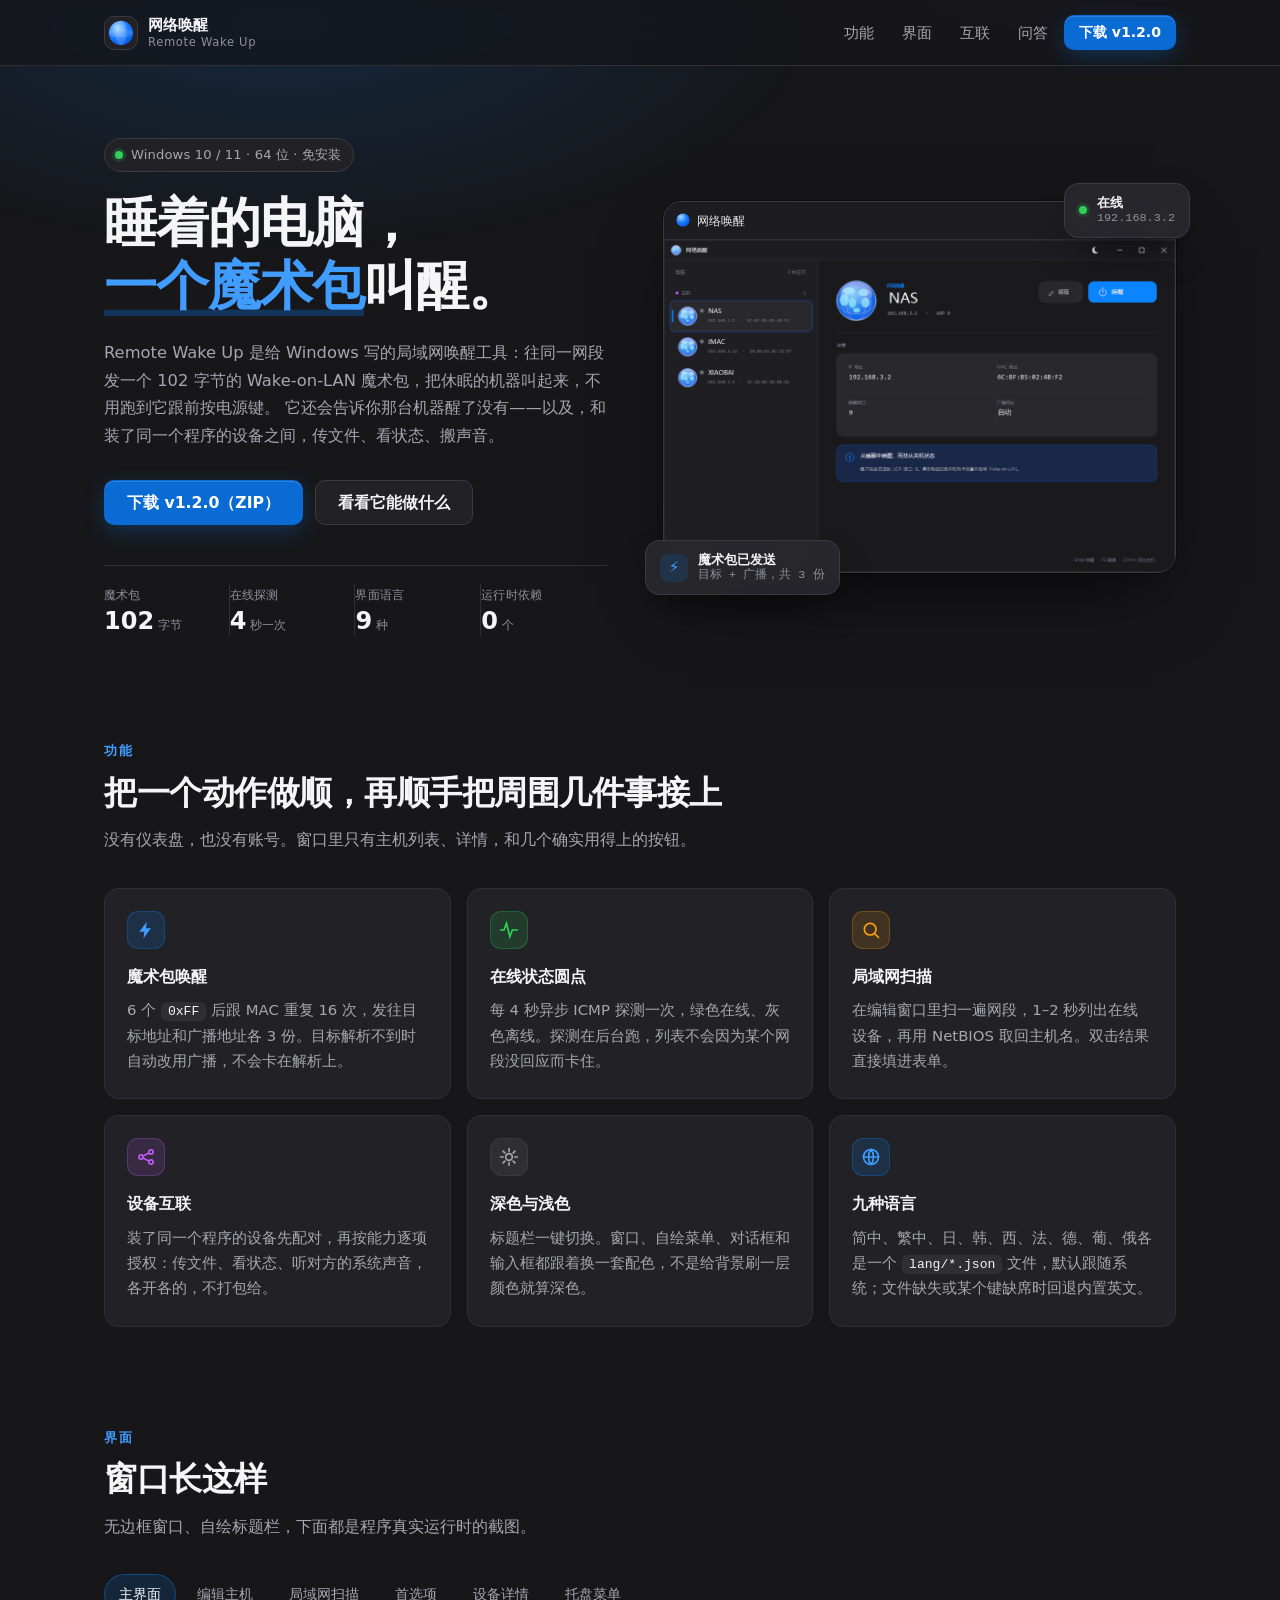
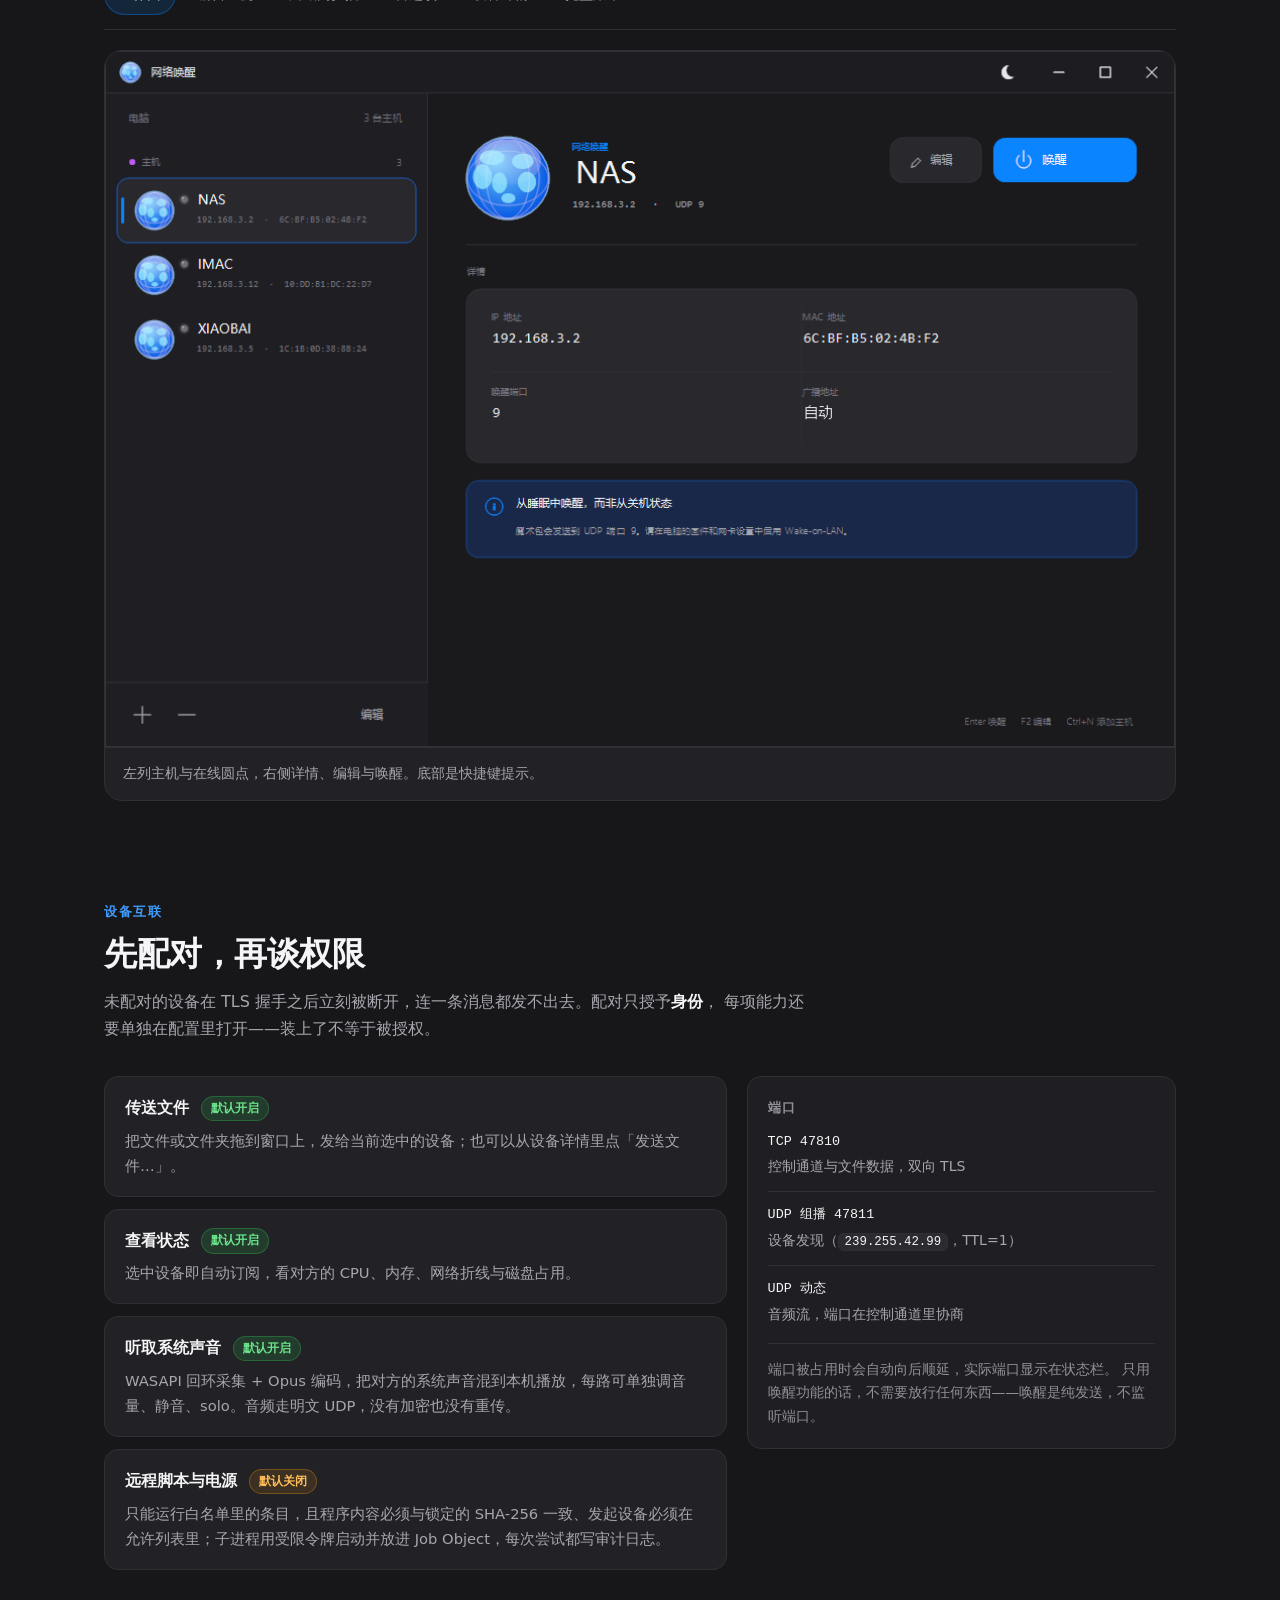
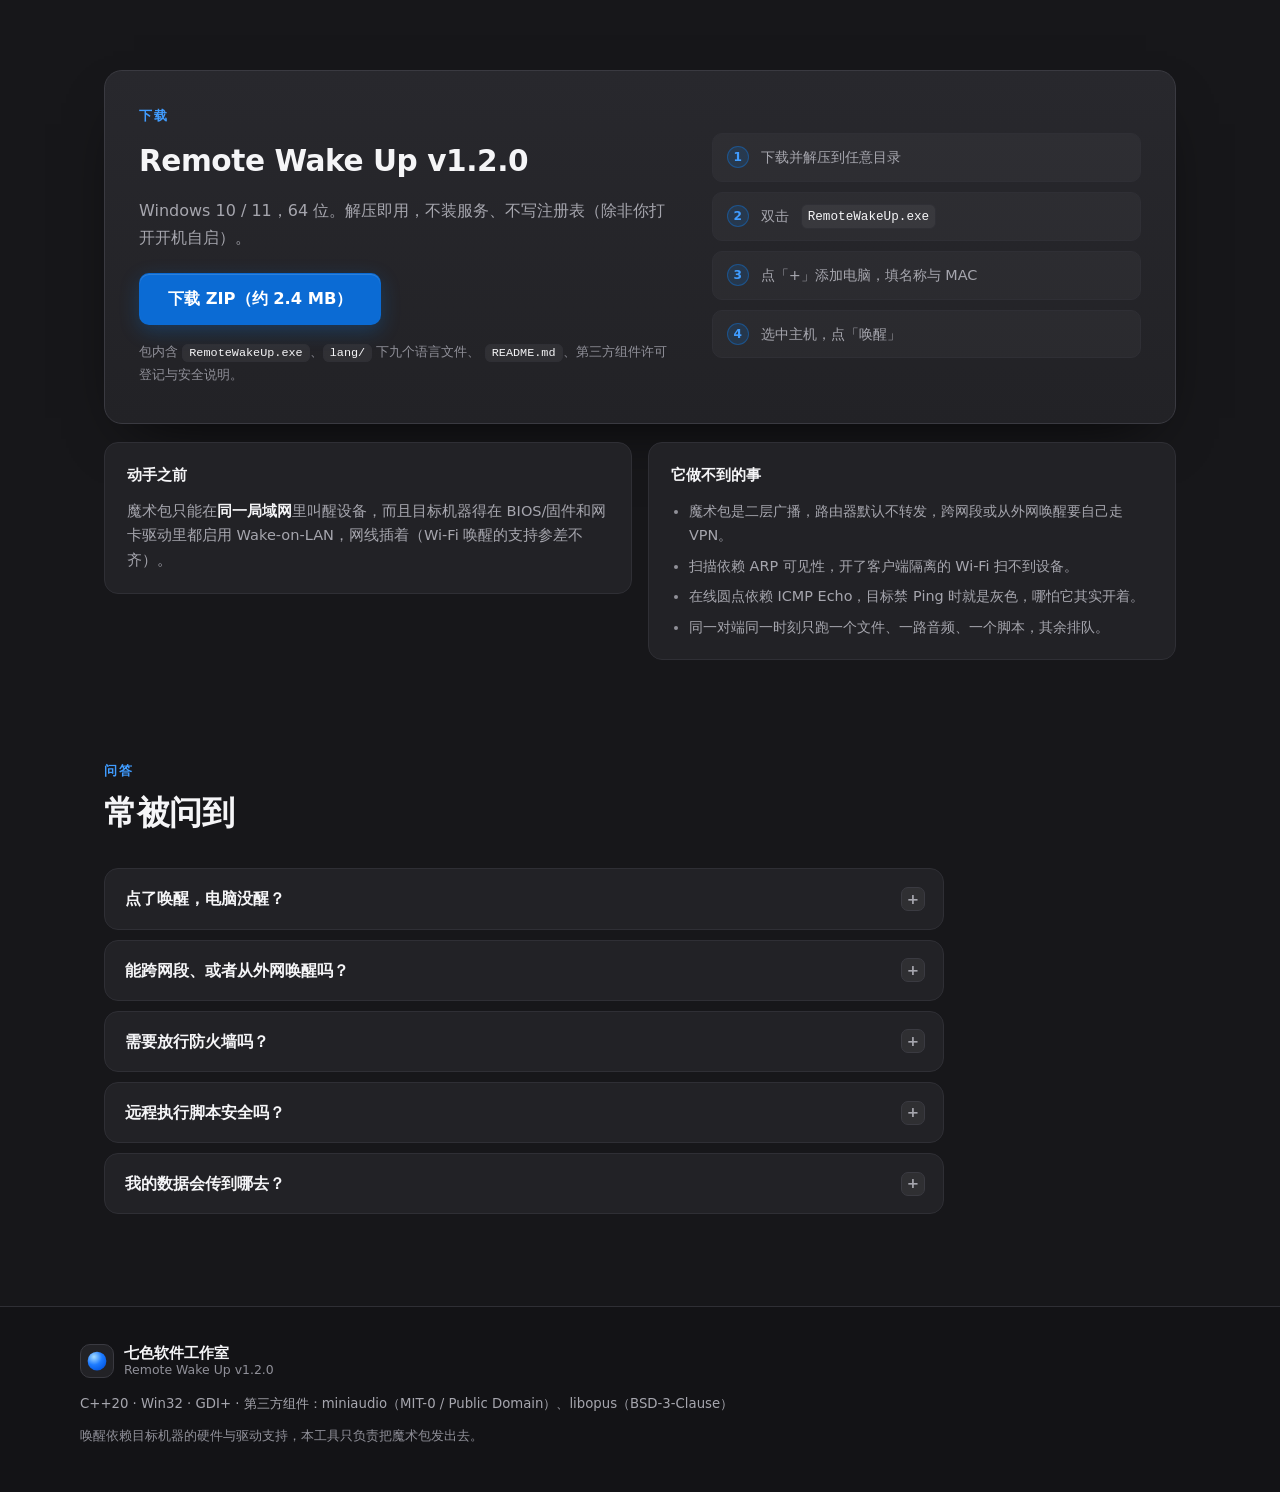
<file: index.html>
<!DOCTYPE html>
<html lang="zh-CN">
<head>
<meta charset="UTF-8">
<meta name="viewport" content="width=device-width, initial-scale=1.0">
<meta name="color-scheme" content="dark light">
<title>Remote Wake Up · 局域网唤醒工具</title>
<meta name="description" content="Remote Wake Up 是一个 Windows 局域网唤醒工具：发送 Wake-on-LAN 魔术包唤醒休眠电脑、实时显示在线状态、扫描局域网，并让装了同一程序的设备互传文件、查看状态、搬送系统声音。">
<link rel="stylesheet" href="style.css">
</head>
<body>

<a class="skip" href="#main">跳到正文</a>

<header class="topbar">
  <div class="topbar-inner">
    <a class="brand" href="#top">
      <span class="brand-mark" aria-hidden="true">
        <svg viewBox="0 0 32 32" width="26" height="26" focusable="false">
          <defs>
            <radialGradient id="sphere-brand" cx="34%" cy="28%" r="78%">
              <stop offset="0" stop-color="#A6DDFF"/>
              <stop offset="55%" stop-color="#1D7BFF"/>
              <stop offset="100%" stop-color="#0458E3"/>
            </radialGradient>
          </defs>
          <circle cx="16" cy="16" r="15" fill="url(#sphere-brand)"/>
          <ellipse cx="16" cy="16" rx="6.5" ry="15" fill="#FFFFFF" opacity="0.16"/>
          <ellipse cx="16" cy="16" rx="15" ry="5.5" fill="#FFFFFF" opacity="0.12"/>
        </svg>
      </span>
      <span class="brand-text">
        <b>网络唤醒</b>
        <small>Remote Wake Up</small>
      </span>
    </a>

    <nav class="nav" aria-label="页面导航">
      <a href="#features">功能</a>
      <a href="#ui">界面</a>
      <a href="#netlink">互联</a>
      <a href="#faq">问答</a>
      <a class="btn btn-small btn-primary" href="#download">下载 v1.2.0</a>
    </nav>
  </div>
</header>

<main id="main">

<div class="hero" id="top">
  <div class="hero-copy">
    <p class="eyebrow"><span class="dot-live" aria-hidden="true"></span>Windows 10 / 11 · 64 位 · 免安装</p>
    <h1>睡着的电脑，<br><span class="mark">一个魔术包</span>叫醒。</h1>
    <p class="lede">
      Remote Wake Up 是给 Windows 写的局域网唤醒工具：往同一网段发一个 102 字节的
      Wake-on-LAN 魔术包，把休眠的机器叫起来，不用跑到它跟前按电源键。
      它还会告诉你那台机器醒了没有——以及，和装了同一个程序的设备之间，传文件、看状态、搬声音。
    </p>
    <div class="hero-actions">
      <a class="btn btn-primary" href="downloads/RemoteWakeUp-1.2.0-win64.zip" download>下载 v1.2.0（ZIP）</a>
      <a class="btn btn-ghost" href="#features">看看它能做什么</a>
    </div>
    <dl class="facts">
      <div><dt>魔术包</dt><dd>102<small>字节</small></dd></div>
      <div><dt>在线探测</dt><dd>4<small>秒一次</small></dd></div>
      <div><dt>界面语言</dt><dd>9<small>种</small></dd></div>
      <div><dt>运行时依赖</dt><dd>0<small>个</small></dd></div>
    </dl>
  </div>

  <div class="hero-art">
    <div class="window" role="img" aria-label="Remote Wake Up 主界面：左侧是主机列表与在线状态圆点，右侧是主机详情和唤醒按钮。">
      <div class="window-bar">
        <span class="window-title">
          <svg viewBox="0 0 32 32" width="14" height="14" aria-hidden="true" focusable="false">
            <defs>
              <radialGradient id="sphere-bar" cx="34%" cy="28%" r="78%">
                <stop offset="0" stop-color="#A6DDFF"/>
                <stop offset="55%" stop-color="#1D7BFF"/>
                <stop offset="100%" stop-color="#0458E3"/>
              </radialGradient>
            </defs>
            <circle cx="16" cy="16" r="15" fill="url(#sphere-bar)"/>
          </svg>
          网络唤醒
        </span>
        <span class="window-captions" aria-hidden="true">
          <i class="cap-moon"></i><i class="cap-min"></i><i class="cap-max"></i><i class="cap-close"></i>
        </span>
      </div>
      <img src="screenshots/main.png" width="1060" height="690" alt="">
    </div>

    <div class="float-card float-online" aria-hidden="true">
      <span class="dot-live"></span>
      <span><b>在线</b><small>192.168.3.2</small></span>
    </div>
    <div class="float-card float-packet" aria-hidden="true">
      <span class="bolt">⚡</span>
      <span><b>魔术包已发送</b><small>目标 + 广播，共 3 份</small></span>
    </div>
  </div>
</div>

<section class="section" id="features">
  <div class="section-head">
    <p class="kicker">功能</p>
    <h2>把一个动作做顺，再顺手把周围几件事接上</h2>
    <p class="section-sub">没有仪表盘，也没有账号。窗口里只有主机列表、详情，和几个确实用得上的按钮。</p>
  </div>

  <div class="grid-cards">
    <article class="card">
      <span class="icon" aria-hidden="true">
        <svg viewBox="0 0 24 24" width="20" height="20"><path d="M13 2 4 14h6l-1 8 9-12h-6l1-8Z" fill="currentColor"/></svg>
      </span>
      <h3>魔术包唤醒</h3>
      <p>6 个 <code>0xFF</code> 后跟 MAC 重复 16 次，发往目标地址和广播地址各 3 份。目标解析不到时自动改用广播，不会卡在解析上。</p>
    </article>

    <article class="card">
      <span class="icon icon-green" aria-hidden="true">
        <svg viewBox="0 0 24 24" width="20" height="20" fill="none" stroke="currentColor" stroke-width="2" stroke-linecap="round"><path d="M2 12h4l3-8 4 16 3-8h6"/></svg>
      </span>
      <h3>在线状态圆点</h3>
      <p>每 4 秒异步 ICMP 探测一次，绿色在线、灰色离线。探测在后台跑，列表不会因为某个网段没回应而卡住。</p>
    </article>

    <article class="card">
      <span class="icon icon-orange" aria-hidden="true">
        <svg viewBox="0 0 24 24" width="20" height="20" fill="none" stroke="currentColor" stroke-width="2" stroke-linecap="round"><circle cx="11" cy="11" r="7"/><path d="m16.5 16.5 4.5 4.5"/></svg>
      </span>
      <h3>局域网扫描</h3>
      <p>在编辑窗口里扫一遍网段，1–2 秒列出在线设备，再用 NetBIOS 取回主机名。双击结果直接填进表单。</p>
    </article>

    <article class="card">
      <span class="icon icon-purple" aria-hidden="true">
        <svg viewBox="0 0 24 24" width="20" height="20" fill="none" stroke="currentColor" stroke-width="2" stroke-linecap="round"><circle cx="6" cy="12" r="2.5"/><circle cx="18" cy="6" r="2.5"/><circle cx="18" cy="18" r="2.5"/><path d="m8.4 10.9 7.2-3.8M8.4 13.1l7.2 3.8"/></svg>
      </span>
      <h3>设备互联</h3>
      <p>装了同一个程序的设备先配对，再按能力逐项授权：传文件、看状态、听对方的系统声音，各开各的，不打包给。</p>
    </article>

    <article class="card">
      <span class="icon icon-grey" aria-hidden="true">
        <svg viewBox="0 0 24 24" width="20" height="20" fill="none" stroke="currentColor" stroke-width="2" stroke-linecap="round"><circle cx="12" cy="12" r="4"/><path d="M12 2v3M12 19v3M2 12h3M19 12h3M4.9 4.9l2.1 2.1M17 17l2.1 2.1M19.1 4.9 17 7M7 17l-2.1 2.1"/></svg>
      </span>
      <h3>深色与浅色</h3>
      <p>标题栏一键切换。窗口、自绘菜单、对话框和输入框都跟着换一套配色，不是给背景刷一层颜色就算深色。</p>
    </article>

    <article class="card">
      <span class="icon icon-blue" aria-hidden="true">
        <svg viewBox="0 0 24 24" width="20" height="20" fill="none" stroke="currentColor" stroke-width="2" stroke-linecap="round"><circle cx="12" cy="12" r="9"/><path d="M3 12h18M12 3c4 4.5 4 13.5 0 18M12 3c-4 4.5-4 13.5 0 18"/></svg>
      </span>
      <h3>九种语言</h3>
      <p>简中、繁中、日、韩、西、法、德、葡、俄各是一个 <code>lang/*.json</code> 文件，默认跟随系统；文件缺失或某个键缺席时回退内置英文。</p>
    </article>
  </div>
</section>

<section class="section" id="ui">
  <div class="section-head">
    <p class="kicker">界面</p>
    <h2>窗口长这样</h2>
    <p class="section-sub">无边框窗口、自绘标题栏，下面都是程序真实运行时的截图。</p>
  </div>

  <input class="tab-radio" type="radio" name="shots" id="shot-main" checked>
  <input class="tab-radio" type="radio" name="shots" id="shot-editor">
  <input class="tab-radio" type="radio" name="shots" id="shot-scan">
  <input class="tab-radio" type="radio" name="shots" id="shot-prefs">
  <input class="tab-radio" type="radio" name="shots" id="shot-netlink">
  <input class="tab-radio" type="radio" name="shots" id="shot-tray">

  <div class="tabs">
    <label class="tab" for="shot-main">主界面</label>
    <label class="tab" for="shot-editor">编辑主机</label>
    <label class="tab" for="shot-scan">局域网扫描</label>
    <label class="tab" for="shot-prefs">首选项</label>
    <label class="tab" for="shot-netlink">设备详情</label>
    <label class="tab" for="shot-tray">托盘菜单</label>
  </div>

  <div class="shots">
    <figure class="shot shot-main">
      <img src="screenshots/main.png" width="1060" height="690" alt="主界面：左侧是主机列表，主机名前有绿色或灰色的在线圆点；右侧是选中主机的详情和蓝色唤醒按钮。">
      <figcaption>左列主机与在线圆点，右侧详情、编辑与唤醒。底部是快捷键提示。</figcaption>
    </figure>

    <figure class="shot shot-editor">
      <img src="screenshots/editor-details.png" width="790" height="680" loading="lazy" alt="编辑主机窗口：名称、MAC 地址、标签、IP 或域名、WOL 端口、广播地址等字段。">
      <figcaption>名称、MAC、标签、IP、WOL 端口、广播地址；广播地址留空时用全局默认。</figcaption>
    </figure>

    <figure class="shot shot-scan">
      <img src="screenshots/editor-network.png" width="790" height="680" loading="lazy" alt="局域网扫描标签页：列出扫描到的设备地址、MAC 与主机名，双击可回填。">
      <figcaption>扫描不发送魔术包，只触发 ARP 解析，不会把谁的电脑弄醒。</figcaption>
    </figure>

    <figure class="shot shot-prefs">
      <img src="screenshots/preferences.png" width="660" height="600" loading="lazy" alt="首选项窗口：默认 WOL 端口、广播地址、界面语言、关闭到通知区域、随 Windows 启动等设置。">
      <figcaption>默认端口与广播地址、界面语言、关闭到通知区域、开机自启。</figcaption>
    </figure>

    <figure class="shot shot-netlink">
      <img src="screenshots/netlink-device.png" width="1060" height="844" loading="lazy" alt="设备详情：可授予的能力标签（文件、状态、音频、脚本）、身份指纹、移除与电源按钮、远程脚本输出，以及 CPU、内存、网络状态卡片。">
      <figcaption>设备详情：能力标签、证书指纹、远程脚本输出，以及订阅来的状态曲线。</figcaption>
    </figure>

    <figure class="shot shot-tray">
      <img src="screenshots/tray-menu.png" width="240" height="339" loading="lazy" alt="托盘右键菜单：列出各主机可直接唤醒，以及打开首选项、远程执行白名单和退出。">
      <figcaption>托盘右键可以直接唤醒指定主机，不必先开窗口。</figcaption>
    </figure>
  </div>
</section>

<section class="section" id="netlink">
  <div class="section-head">
    <p class="kicker">设备互联</p>
    <h2>先配对，再谈权限</h2>
    <p class="section-sub">
      未配对的设备在 TLS 握手之后立刻被断开，连一条消息都发不出去。配对只授予<strong>身份</strong>，
      每项能力还要单独在配置里打开——装上了不等于被授权。
    </p>
  </div>

  <div class="netlink-grid">
    <ul class="caps">
      <li>
        <div class="cap-head"><h3>传送文件</h3><span class="tag tag-on">默认开启</span></div>
        <p>把文件或文件夹拖到窗口上，发给当前选中的设备；也可以从设备详情里点「发送文件…」。</p>
      </li>
      <li>
        <div class="cap-head"><h3>查看状态</h3><span class="tag tag-on">默认开启</span></div>
        <p>选中设备即自动订阅，看对方的 CPU、内存、网络折线与磁盘占用。</p>
      </li>
      <li>
        <div class="cap-head"><h3>听取系统声音</h3><span class="tag tag-on">默认开启</span></div>
        <p>WASAPI 回环采集 + Opus 编码，把对方的系统声音混到本机播放，每路可单独调音量、静音、solo。音频走明文 UDP，没有加密也没有重传。</p>
      </li>
      <li>
        <div class="cap-head"><h3>远程脚本与电源</h3><span class="tag tag-off">默认关闭</span></div>
        <p>只能运行白名单里的条目，且程序内容必须与锁定的 SHA-256 一致、发起设备必须在允许列表里；子进程用受限令牌启动并放进 Job Object，每次尝试都写审计日志。</p>
      </li>
    </ul>

    <aside class="netlink-side">
      <h3 class="side-title">端口</h3>
      <dl class="ports">
        <div><dt>TCP 47810</dt><dd>控制通道与文件数据，双向 TLS</dd></div>
        <div><dt>UDP 组播 47811</dt><dd>设备发现（<code>239.255.42.99</code>，TTL=1）</dd></div>
        <div><dt>UDP 动态</dt><dd>音频流，端口在控制通道里协商</dd></div>
      </dl>
      <p class="side-note">
        端口被占用时会自动向后顺延，实际端口显示在状态栏。
        只用唤醒功能的话，不需要放行任何东西——唤醒是纯发送，不监听端口。
      </p>
    </aside>
  </div>
</section>

<section class="section" id="download">
  <div class="download">
    <div class="download-copy">
      <p class="kicker">下载</p>
      <h2>Remote Wake Up v1.2.0</h2>
      <p class="section-sub">
        Windows 10 / 11，64 位。解压即用，不装服务、不写注册表（除非你打开开机自启）。
      </p>
      <a class="btn btn-primary btn-large" href="downloads/RemoteWakeUp-1.2.0-win64.zip" download>
        下载 ZIP（约 2.4 MB）
      </a>
      <p class="fineprint">
        包内含 <code>RemoteWakeUp.exe</code>、<code>lang/</code> 下九个语言文件、
        <code>README.md</code>、第三方组件许可登记与安全说明。
      </p>
    </div>

    <ol class="steps">
      <li><span>1</span>下载并解压到任意目录</li>
      <li><span>2</span>双击 <code>RemoteWakeUp.exe</code></li>
      <li><span>3</span>点「+」添加电脑，填名称与 MAC</li>
      <li><span>4</span>选中主机，点「唤醒」</li>
    </ol>
  </div>

  <div class="notes">
    <div class="note">
      <h3>动手之前</h3>
      <p>
        魔术包只能在<strong>同一局域网</strong>里叫醒设备，而且目标机器得在 BIOS/固件和网卡驱动里都启用
        Wake-on-LAN，网线插着（Wi-Fi 唤醒的支持参差不齐）。
      </p>
    </div>
    <div class="note">
      <h3>它做不到的事</h3>
      <ul class="limits">
        <li>魔术包是二层广播，路由器默认不转发，跨网段或从外网唤醒要自己走 VPN。</li>
        <li>扫描依赖 ARP 可见性，开了客户端隔离的 Wi-Fi 扫不到设备。</li>
        <li>在线圆点依赖 ICMP Echo，目标禁 Ping 时就是灰色，哪怕它其实开着。</li>
        <li>同一对端同一时刻只跑一个文件、一路音频、一个脚本，其余排队。</li>
      </ul>
    </div>
  </div>
</section>

<section class="section" id="faq">
  <div class="section-head">
    <p class="kicker">问答</p>
    <h2>常被问到</h2>
  </div>

  <div class="faq">
    <details>
      <summary>点了唤醒，电脑没醒？</summary>
      <p>
        按顺序查三件事：网卡驱动的「允许此设备唤醒计算机」有没有勾上；BIOS/UEFI 里 Wake-on-LAN 有没有开；
        网线是不是接着。如果目标那一栏填的是域名，解析失败时程序会自动改用广播，这时两台机器必须在同一网段。
      </p>
    </details>
    <details>
      <summary>能跨网段、或者从外网唤醒吗？</summary>
      <p>
        魔术包是二层广播，路由器默认不转发。跨网段需要路由器支持定向广播，或者先 VPN 回同一个局域网。
        程序本身不做内网穿透，也没有云端中转。
      </p>
    </details>
    <details>
      <summary>需要放行防火墙吗？</summary>
      <p>
        只用唤醒功能不需要——唤醒是纯发送，不监听端口。设备互联会监听 TCP 47810 与组播 UDP 47811；
        音频流用协商出来的动态 UDP 端口。
      </p>
    </details>
    <details>
      <summary>远程执行脚本安全吗？</summary>
      <p>
        默认关闭，而且有三道门：条目必须在白名单里、程序内容必须与锁定的 SHA-256 一致、发起方设备必须在允许列表里。
        子进程用受限令牌启动并放进 Job Object，超时或退出时整棵树结束。每次尝试（包括被拒绝的）都写进
        <code>netlink-audit.jsonl</code>。
      </p>
    </details>
    <details>
      <summary>我的数据会传到哪去？</summary>
      <p>
        不会传到任何地方。程序没有云端服务，能通信的只有你自己配对过的设备，走的是双向 TLS。
        主机列表和设置都在本地一个 JSON 文件里：<code>%APPDATA%\RemoteWakeUp\config.json</code>，
        用临时文件加原子替换写入，文件损坏时会备份成 <code>.broken-&lt;tick&gt;</code> 再用默认设置继续启动。
      </p>
    </details>
  </div>
</section>

</main>

<footer class="footer">
  <div class="footer-inner">
    <div class="footer-brand">
      <span class="brand-mark" aria-hidden="true">
        <svg viewBox="0 0 32 32" width="20" height="20" focusable="false">
          <defs>
            <radialGradient id="sphere-footer" cx="34%" cy="28%" r="78%">
              <stop offset="0" stop-color="#A6DDFF"/>
              <stop offset="55%" stop-color="#1D7BFF"/>
              <stop offset="100%" stop-color="#0458E3"/>
            </radialGradient>
          </defs>
          <circle cx="16" cy="16" r="15" fill="url(#sphere-footer)"/>
        </svg>
      </span>
      <span><b>七色软件工作室</b><small>Remote Wake Up v1.2.0</small></span>
    </div>
    <p class="footer-note">
      C++20 · Win32 · GDI+ · 第三方组件：miniaudio（MIT-0 / Public Domain）、libopus（BSD-3-Clause）
    </p>
    <p class="footer-note dim">
      唤醒依赖目标机器的硬件与驱动支持，本工具只负责把魔术包发出去。
    </p>
  </div>
</footer>

</body>
</html>
</file>
<file: style.css>
/* Remote Wake Up — 产品页
 *
 * 设计取向：与程序自身界面同一套语言。深色中性底（#1A1A1D 家族）、卡片分两层、蓝色强调色
 * #0A84FF 只用在主行动点，状态用绿/紫/橙三色。令牌抄自 src/ui/Theme.cpp 的 kDark 表，
 * 页面与窗口放在一起时不该是两个产品。
 *
 * 不引入任何外部字体、框架或脚本：页面要能直接双击打开，也要能在断网的机器上打开。
 */

:root {
  /* 底色与卡片：从深到浅共四层，和程序里 bg / sidebar / panel / card 的层次一致 */
  --bg: #17171A;
  --sidebar: #1F1F23;
  --panel: #222226;
  --card: #28282D;
  --card-hover: #2E2E34;
  --field: #26262B;

  /* 描边 */
  --stroke: #3A3A41;
  --stroke-soft: #2F2F35;

  /* 文字三级 */
  --text: #F5F5F7;
  --secondary: #A6A6AE;
  --tertiary: #909099;

  /* 强调与状态色 */
  --accent: #0A84FF;
  --accent-hover: #409CFF;
  --accent-pressed: #0069DC;
  --accent-soft: rgba(10, 132, 255, 0.14);
  /* 填充按钮用比 --accent 深一档的蓝：白字压在上面才够对比度（#0A84FF 上白字只有 3.6:1）。
   * 强调色本身留给描边、光晕和链接，那里不承载正文。 */
  --accent-fill: #0B6BD4;
  --accent-fill-hover: #0060CC;
  --green: #30D158;
  --orange: #FF9F0A;
  --purple: #BF5AF2;
  --red: #FF453A;

  --radius-lg: 18px;
  --radius: 14px;
  --radius-sm: 10px;

  --maxw: 1120px;

  /* 程序里的字体栈：Segoe UI 打头，CJK 依次回退 */
  --font: "Segoe UI", "Microsoft YaHei UI", "PingFang SC", "Hiragino Sans GB",
          system-ui, -apple-system, sans-serif;
  --mono: Consolas, "Cascadia Mono", "Courier New", monospace;
}

* { box-sizing: border-box; }

html {
  scroll-behavior: smooth;
  scroll-padding-top: 88px;
  background: var(--bg);
}

body {
  margin: 0;
  font-family: var(--font);
  font-size: 16px;
  color: var(--text);
  background: var(--bg);
  line-height: 1.7;
  -webkit-font-smoothing: antialiased;
  overflow-x: hidden;
}

/* 顶部一层极淡的蓝色光晕，让首屏不至于像一张纯色板 */
body::before {
  content: "";
  position: fixed;
  inset: -20vh 0 auto;
  height: 70vh;
  pointer-events: none;
  z-index: 0;
  background:
    radial-gradient(60% 55% at 22% 30%, rgba(10, 132, 255, 0.16), transparent 70%),
    radial-gradient(45% 45% at 82% 8%, rgba(191, 90, 242, 0.10), transparent 70%);
}

a { color: var(--accent-hover); text-decoration: none; }
a:hover { text-decoration: underline; }

code {
  font-family: var(--mono);
  font-size: 0.88em;
  padding: 1px 6px;
  border-radius: 6px;
  background: rgba(255, 255, 255, 0.06);
  border: 1px solid var(--stroke-soft);
  color: var(--text);
  white-space: nowrap;
}

strong { color: var(--text); font-weight: 650; }

/* 键盘用户跳过导航 */
.skip {
  position: absolute;
  left: -9999px;
  top: 0;
  z-index: 100;
  padding: 10px 16px;
  background: var(--accent-fill);
  color: #fff;
  border-radius: 0 0 var(--radius-sm) 0;
  font-weight: 600;
}

.skip:focus { left: 0; }

/* ---------- 顶栏 ---------- */

.topbar {
  position: sticky;
  top: 0;
  z-index: 20;
  background: rgba(23, 23, 26, 0.82);
  backdrop-filter: saturate(160%) blur(14px);
  border-bottom: 1px solid var(--stroke-soft);
}

.topbar-inner {
  max-width: var(--maxw);
  margin: 0 auto;
  padding: 12px 24px;
  display: flex;
  align-items: center;
  justify-content: space-between;
  gap: 20px;
}

.brand {
  display: inline-flex;
  align-items: center;
  gap: 10px;
  color: var(--text);
  text-decoration: none;
}

.brand:hover { text-decoration: none; }

.brand-mark {
  display: grid;
  place-items: center;
  width: 34px;
  height: 34px;
  border-radius: 10px;
  background: var(--panel);
  border: 1px solid var(--stroke);
}

.brand-text {
  display: flex;
  flex-direction: column;
  line-height: 1.25;
}

.brand-text b { font-size: 0.95rem; font-weight: 650; letter-spacing: 0.01em; white-space: nowrap; }
.brand-text small { font-size: 0.72rem; color: var(--tertiary); letter-spacing: 0.06em; white-space: nowrap; }

.nav {
  display: flex;
  align-items: center;
  gap: 4px;
  flex-wrap: wrap;
}

.nav > a:not(.btn) {
  padding: 8px 12px;
  border-radius: var(--radius-sm);
  color: var(--secondary);
  font-size: 0.92rem;
  font-weight: 500;
  transition: background 0.16s ease, color 0.16s ease;
}

.nav > a:not(.btn):hover {
  background: var(--panel);
  color: var(--text);
  text-decoration: none;
}

/* ---------- 按钮 ---------- */

.btn {
  display: inline-flex;
  align-items: center;
  justify-content: center;
  gap: 8px;
  padding: 11px 22px;
  border-radius: var(--radius-sm);
  font-family: inherit;
  font-size: 0.98rem;
  font-weight: 600;
  line-height: 1.35;
  text-decoration: none;
  cursor: pointer;
  border: 1px solid transparent;
  transition: background 0.16s ease, border-color 0.16s ease, transform 0.12s ease;
}

.btn:hover { text-decoration: none; }
.btn:active { transform: translateY(1px); }

.btn-primary {
  background: var(--accent-fill);
  color: #fff;
  box-shadow: 0 1px 0 rgba(255, 255, 255, 0.14) inset, 0 6px 20px rgba(10, 132, 255, 0.24);
}

.btn-primary:hover { background: var(--accent-fill-hover); }
.btn-primary:active { background: var(--accent-pressed); }

.btn-ghost {
  background: var(--panel);
  border-color: var(--stroke);
  color: var(--text);
}

.btn-ghost:hover { background: var(--card); border-color: #4A4A53; }

.btn-small { padding: 7px 14px; font-size: 0.88rem; }
.btn-large { padding: 14px 28px; font-size: 1.02rem; }

.btn:focus-visible,
.nav a:focus-visible,
summary:focus-visible,
.tab:focus-visible,
.skip:focus-visible {
  outline: 2px solid var(--accent-hover);
  outline-offset: 2px;
}

/* ---------- 首屏 ---------- */

.hero {
  position: relative;
  z-index: 1;
  max-width: var(--maxw);
  margin: 0 auto;
  padding: 72px 24px 96px;
  display: grid;
  grid-template-columns: minmax(0, 1fr) minmax(0, 1.02fr);
  gap: 56px;
  align-items: center;
}

.eyebrow {
  display: inline-flex;
  align-items: center;
  gap: 8px;
  margin: 0 0 20px;
  padding: 5px 12px 5px 10px;
  border-radius: 999px;
  background: var(--panel);
  border: 1px solid var(--stroke);
  color: var(--secondary);
  font-size: 0.82rem;
  letter-spacing: 0.01em;
}

/* 在线圆点：复用程序里那盏绿灯，带一圈扩散 */
.dot-live {
  position: relative;
  display: inline-block;
  width: 8px;
  height: 8px;
  border-radius: 50%;
  background: var(--green);
  flex: 0 0 auto;
  box-shadow: 0 0 0 3px rgba(48, 209, 88, 0.16);
}

.dot-live::after {
  content: "";
  position: absolute;
  inset: -3px;
  border-radius: 50%;
  border: 1px solid var(--green);
  opacity: 0;
  animation: pulse 2.6s ease-out infinite;
}

@keyframes pulse {
  0% { transform: scale(0.9); opacity: 0.7; }
  70%, 100% { transform: scale(2.1); opacity: 0; }
}

.hero h1 {
  margin: 0 0 22px;
  font-size: clamp(2.1rem, 4.4vw, 3.3rem);
  line-height: 1.18;
  letter-spacing: -0.02em;
  font-weight: 650;
}

.hero h1 .mark {
  color: var(--accent-hover);
  box-shadow: inset 0 -0.12em 0 rgba(10, 132, 255, 0.28);
}

.lede {
  margin: 0 0 30px;
  max-width: 34em;
  color: var(--secondary);
  font-size: 1.02rem;
}

.hero-actions {
  display: flex;
  flex-wrap: wrap;
  gap: 12px;
  margin-bottom: 40px;
}

/* 四个数字：等分、细线分隔，不用卡片，避免和截图抢注意力 */
.facts {
  display: grid;
  grid-template-columns: repeat(4, minmax(0, 1fr));
  gap: 0;
  margin: 0;
  padding: 18px 0 0;
  border-top: 1px solid var(--stroke-soft);
}

.facts > div {
  padding-right: 14px;
  border-right: 1px solid var(--stroke-soft);
}

.facts > div:last-child { border-right: 0; }

.facts dt {
  color: var(--tertiary);
  font-size: 0.78rem;
  letter-spacing: 0.02em;
}

.facts dd {
  margin: 2px 0 0;
  font-size: 1.5rem;
  font-weight: 650;
  line-height: 1.2;
  color: var(--text);
}

.facts dd small {
  margin-left: 4px;
  font-size: 0.72rem;
  font-weight: 500;
  color: var(--tertiary);
}

/* ---------- 首屏截图：做成程序的窗口 ---------- */

.hero-art {
  position: relative;
  min-width: 0;
}

.window {
  position: relative;
  border-radius: var(--radius-lg);
  background: var(--sidebar);
  border: 1px solid var(--stroke);
  box-shadow:
    0 1px 0 rgba(255, 255, 255, 0.05) inset,
    0 30px 70px -20px rgba(0, 0, 0, 0.75),
    0 0 0 1px rgba(0, 0, 0, 0.4);
  overflow: hidden;
}

.window-bar {
  display: flex;
  align-items: center;
  justify-content: space-between;
  gap: 12px;
  padding: 8px 12px;
  background: #1D1D21;
  border-bottom: 1px solid var(--stroke-soft);
}

.window-title {
  display: inline-flex;
  align-items: center;
  gap: 7px;
  font-size: 0.78rem;
  color: #E8E8EC;
}

/* 自绘标题栏上那四个按钮，用纯形状画出来，省一张图 */
.window-captions {
  display: inline-flex;
  align-items: center;
  gap: 14px;
  color: var(--secondary);
}

.window-captions i {
  display: block;
  width: 10px;
  height: 10px;
  opacity: 0.75;
}

.cap-moon {
  border-radius: 50%;
  box-shadow: inset 3px -1px 0 0 currentColor;
  background: transparent;
}

.cap-min { border-top: 1.5px solid currentColor; height: 1px !important; margin-right: 1px; }
.cap-max { border: 1.5px solid currentColor; border-radius: 2px; width: 9px !important; height: 9px !important; }
.cap-close {
  background:
    linear-gradient(to top right, transparent 44%, currentColor 44%, currentColor 56%, transparent 56%),
    linear-gradient(to top left, transparent 44%, currentColor 44%, currentColor 56%, transparent 56%);
}

.window img {
  display: block;
  width: 100%;
  height: auto;
}

/* 两张浮层小卡：说明界面上的两个细节，不是装饰性乱飘的形状 */
.float-card {
  position: absolute;
  display: flex;
  align-items: center;
  gap: 10px;
  padding: 10px 14px;
  border-radius: var(--radius);
  background: rgba(40, 40, 45, 0.94);
  border: 1px solid var(--stroke);
  box-shadow: 0 18px 40px -16px rgba(0, 0, 0, 0.85);
  backdrop-filter: blur(8px);
  font-size: 0.82rem;
  line-height: 1.35;
  animation: drift 7s ease-in-out infinite;
}

.float-card b { display: block; font-weight: 600; color: var(--text); }
.float-card small { display: block; color: var(--tertiary); font-size: 0.74rem; font-family: var(--mono); }

.float-online { top: -18px; right: -14px; }
.float-packet {
  bottom: -22px;
  left: -18px;
  animation-delay: 1.6s;
}

.bolt {
  display: grid;
  place-items: center;
  width: 28px;
  height: 28px;
  border-radius: 8px;
  background: var(--accent-soft);
  color: var(--accent-hover);
  font-size: 0.95rem;
}

@keyframes drift {
  0%, 100% { transform: translateY(0); }
  50% { transform: translateY(-7px); }
}

/* ---------- 版块通用 ---------- */

.section {
  position: relative;
  z-index: 1;
  max-width: var(--maxw);
  margin: 0 auto;
  padding: 8px 24px 92px;
}

.section-head {
  max-width: 44em;
  margin-bottom: 34px;
}

.kicker {
  margin: 0 0 10px;
  color: var(--accent-hover);
  font-size: 0.8rem;
  font-weight: 600;
  letter-spacing: 0.12em;
  text-transform: uppercase;
}

.section-head h2 {
  margin: 0 0 12px;
  font-size: clamp(1.5rem, 2.9vw, 2.05rem);
  line-height: 1.3;
  letter-spacing: -0.015em;
  font-weight: 650;
}

.section-sub {
  margin: 0;
  color: var(--secondary);
}

/* ---------- 功能卡 ---------- */

.grid-cards {
  display: grid;
  grid-template-columns: repeat(auto-fit, minmax(290px, 1fr));
  gap: 16px;
}

.card {
  padding: 22px 22px 24px;
  border-radius: var(--radius);
  background: var(--panel);
  border: 1px solid var(--stroke-soft);
  transition: border-color 0.16s ease, background 0.16s ease;
}

.card:hover {
  background: var(--card);
  border-color: var(--stroke);
}

.card h3 {
  margin: 14px 0 8px;
  font-size: 1.02rem;
  font-weight: 650;
}

.card p {
  margin: 0;
  color: var(--secondary);
  font-size: 0.93rem;
}

.icon {
  display: grid;
  place-items: center;
  width: 38px;
  height: 38px;
  border-radius: 11px;
  background: rgba(10, 132, 255, 0.15);
  color: var(--accent-hover);
  border: 1px solid rgba(10, 132, 255, 0.28);
}

.icon-green { background: rgba(48, 209, 88, 0.14); color: var(--green); border-color: rgba(48, 209, 88, 0.26); }
.icon-orange { background: rgba(255, 159, 10, 0.14); color: var(--orange); border-color: rgba(255, 159, 10, 0.26); }
.icon-purple { background: rgba(191, 90, 242, 0.14); color: var(--purple); border-color: rgba(191, 90, 242, 0.26); }
.icon-grey { background: rgba(255, 255, 255, 0.06); color: var(--secondary); border-color: var(--stroke); }
.icon-blue { background: rgba(10, 132, 255, 0.15); color: var(--accent-hover); border-color: rgba(10, 132, 255, 0.28); }

/* ---------- 截图切换 ----------
 * 纯 CSS 单选按钮实现：没有脚本也能用，键盘 Tab 可以逐项切换。
 */

.tab-radio {
  position: absolute;
  width: 1px;
  height: 1px;
  opacity: 0;
  pointer-events: none;
}

.tabs {
  display: flex;
  flex-wrap: wrap;
  gap: 6px;
  margin-bottom: 20px;
  padding-bottom: 14px;
  border-bottom: 1px solid var(--stroke-soft);
}

.tab {
  padding: 7px 14px;
  border-radius: 999px;
  background: transparent;
  border: 1px solid transparent;
  color: var(--secondary);
  font-size: 0.9rem;
  font-weight: 500;
  cursor: pointer;
  transition: background 0.16s ease, color 0.16s ease, border-color 0.16s ease;
}

.tab:hover { background: var(--panel); color: var(--text); }

#shot-main:checked ~ .tabs [for="shot-main"],
#shot-editor:checked ~ .tabs [for="shot-editor"],
#shot-scan:checked ~ .tabs [for="shot-scan"],
#shot-prefs:checked ~ .tabs [for="shot-prefs"],
#shot-netlink:checked ~ .tabs [for="shot-netlink"],
#shot-tray:checked ~ .tabs [for="shot-tray"] {
  background: var(--accent-soft);
  border-color: rgba(10, 132, 255, 0.4);
  color: var(--text);
}

/* 键盘焦点落在被隐藏的单选按钮上时，把焦点环画到对应的标签上 */
#shot-main:focus-visible ~ .tabs [for="shot-main"],
#shot-editor:focus-visible ~ .tabs [for="shot-editor"],
#shot-scan:focus-visible ~ .tabs [for="shot-scan"],
#shot-prefs:focus-visible ~ .tabs [for="shot-prefs"],
#shot-netlink:focus-visible ~ .tabs [for="shot-netlink"],
#shot-tray:focus-visible ~ .tabs [for="shot-tray"] {
  outline: 2px solid var(--accent-hover);
  outline-offset: 2px;
}

.shots {
  margin: 0;
}

.shot {
  display: none;
  margin: 0;
  border-radius: var(--radius-lg);
  background: var(--panel);
  border: 1px solid var(--stroke-soft);
  overflow: hidden;
}

#shot-main:checked ~ .shots .shot-main,
#shot-editor:checked ~ .shots .shot-editor,
#shot-scan:checked ~ .shots .shot-scan,
#shot-prefs:checked ~ .shots .shot-prefs,
#shot-netlink:checked ~ .shots .shot-netlink,
#shot-tray:checked ~ .shots .shot-tray {
  display: block;
}

.shot img {
  display: block;
  width: 100%;
  height: auto;
  background: var(--bg);
}

.shot figcaption {
  padding: 14px 18px;
  border-top: 1px solid var(--stroke-soft);
  color: var(--secondary);
  font-size: 0.88rem;
}

/* 托盘菜单那张是竖图，撑满宽度会被拉得过高 */
.shot-tray img { max-width: 420px; margin: 20px auto 0; }

/* ---------- 设备互联 ---------- */

.netlink-grid {
  display: grid;
  grid-template-columns: minmax(0, 1.45fr) minmax(0, 1fr);
  gap: 20px;
  align-items: start;
}

.caps {
  list-style: none;
  margin: 0;
  padding: 0;
  display: grid;
  gap: 12px;
}

.caps > li {
  padding: 18px 20px;
  border-radius: var(--radius);
  background: var(--panel);
  border: 1px solid var(--stroke-soft);
}

.cap-head {
  display: flex;
  align-items: center;
  gap: 12px;
  margin-bottom: 6px;
  flex-wrap: wrap;
}

.cap-head h3 {
  margin: 0;
  font-size: 0.98rem;
  font-weight: 650;
}

.caps p {
  margin: 0;
  color: var(--secondary);
  font-size: 0.92rem;
}

.tag {
  padding: 2px 9px;
  border-radius: 999px;
  font-size: 0.75rem;
  font-weight: 600;
  line-height: 1.6;
  white-space: nowrap;
}

.tag-on {
  background: rgba(48, 209, 88, 0.14);
  color: #6BE38A;
  border: 1px solid rgba(48, 209, 88, 0.3);
}

.tag-off {
  background: rgba(255, 159, 10, 0.12);
  color: #FFBE5C;
  border: 1px solid rgba(255, 159, 10, 0.3);
}

.netlink-side {
  padding: 20px;
  border-radius: var(--radius);
  background: var(--sidebar);
  border: 1px solid var(--stroke-soft);
}

.side-title {
  margin: 0 0 12px;
  font-size: 0.8rem;
  font-weight: 600;
  letter-spacing: 0.1em;
  text-transform: uppercase;
  color: var(--tertiary);
}

.ports {
  margin: 0;
  display: grid;
  gap: 12px;
}

.ports > div {
  display: grid;
  gap: 2px;
  padding-bottom: 12px;
  border-bottom: 1px solid var(--stroke-soft);
}

.ports > div:last-child { border-bottom: 0; padding-bottom: 0; }

.ports dt {
  font-family: var(--mono);
  font-size: 0.84rem;
  color: var(--text);
}

.ports dd {
  margin: 0;
  color: var(--secondary);
  font-size: 0.88rem;
}

.side-note {
  margin: 16px 0 0;
  padding-top: 14px;
  border-top: 1px solid var(--stroke-soft);
  color: var(--tertiary);
  font-size: 0.86rem;
}

/* ---------- 下载 ---------- */

.download {
  display: grid;
  grid-template-columns: minmax(0, 1.25fr) minmax(0, 1fr);
  gap: 36px;
  align-items: center;
  padding: 34px 34px 36px;
  border-radius: var(--radius-lg);
  background: linear-gradient(180deg, var(--card), var(--panel));
  border: 1px solid var(--stroke);
  box-shadow: 0 24px 60px -30px rgba(0, 0, 0, 0.9);
}

.download h2 {
  margin: 0 0 10px;
  font-size: clamp(1.4rem, 2.6vw, 1.85rem);
  font-weight: 650;
  letter-spacing: -0.015em;
}

.download .section-sub { margin-bottom: 22px; }

.fineprint {
  margin: 16px 0 0;
  color: var(--tertiary);
  font-size: 0.84rem;
}

.steps {
  list-style: none;
  margin: 0;
  padding: 0;
  display: grid;
  gap: 10px;
}

.steps li {
  display: flex;
  align-items: center;
  gap: 12px;
  padding: 11px 14px;
  border-radius: var(--radius-sm);
  background: rgba(255, 255, 255, 0.03);
  border: 1px solid var(--stroke-soft);
  font-size: 0.9rem;
  color: var(--secondary);
}

.steps span {
  flex: 0 0 auto;
  display: grid;
  place-items: center;
  width: 22px;
  height: 22px;
  border-radius: 50%;
  background: var(--accent-soft);
  border: 1px solid rgba(10, 132, 255, 0.35);
  color: var(--accent-hover);
  font-size: 0.76rem;
  font-weight: 700;
}

.notes {
  display: grid;
  grid-template-columns: repeat(auto-fit, minmax(300px, 1fr));
  gap: 16px;
  margin-top: 18px;
  align-items: start;
}

.note {
  padding: 20px 22px;
  border-radius: var(--radius);
  background: var(--panel);
  border: 1px solid var(--stroke-soft);
}

.note h3 {
  margin: 0 0 10px;
  font-size: 0.95rem;
  font-weight: 650;
}

.note p {
  margin: 0;
  color: var(--secondary);
  font-size: 0.91rem;
}

.limits {
  margin: 0;
  padding-left: 18px;
  color: var(--secondary);
  font-size: 0.9rem;
  display: grid;
  gap: 6px;
}

.limits li::marker { color: var(--tertiary); }

/* ---------- 问答 ---------- */

.faq {
  display: grid;
  gap: 10px;
  max-width: 840px;
}

details {
  border-radius: var(--radius);
  background: var(--panel);
  border: 1px solid var(--stroke-soft);
  transition: border-color 0.16s ease;
}

details[open] { border-color: var(--stroke); }

summary {
  position: relative;
  padding: 16px 52px 16px 20px;
  cursor: pointer;
  font-weight: 600;
  list-style: none;
}

summary::-webkit-details-marker { display: none; }

summary::after {
  content: "+";
  position: absolute;
  right: 18px;
  top: 50%;
  transform: translateY(-50%);
  width: 22px;
  height: 22px;
  display: grid;
  place-items: center;
  border-radius: 7px;
  background: rgba(255, 255, 255, 0.06);
  border: 1px solid var(--stroke);
  color: var(--secondary);
  font-size: 0.92rem;
  line-height: 1;
}

details[open] summary::after { content: "−"; color: var(--text); }

details p {
  margin: 0;
  padding: 0 20px 18px;
  color: var(--secondary);
  font-size: 0.93rem;
}

/* ---------- 页脚 ---------- */

.footer {
  position: relative;
  z-index: 1;
  border-top: 1px solid var(--stroke-soft);
  background: #131316;
  padding: 36px 24px 44px;
}

.footer-inner {
  max-width: var(--maxw);
  margin: 0 auto;
  display: flex;
  flex-direction: column;
  gap: 10px;
}

.footer-brand {
  display: flex;
  align-items: center;
  gap: 10px;
  margin-bottom: 4px;
  line-height: 1.3;
}

.footer-brand b { display: block; font-size: 0.92rem; font-weight: 650; }
.footer-brand small { display: block; font-size: 0.78rem; color: var(--tertiary); }

.footer-note {
  margin: 0;
  color: var(--secondary);
  font-size: 0.83rem;
}

.footer-note.dim { color: var(--tertiary); }

/* ---------- 响应式 ---------- */

@media (max-width: 1000px) {
  /* minmax(0, 1fr), not 1fr: an image's intrinsic width would otherwise become the column's
   * minimum and push the whole page wider than the viewport. */
  .hero {
    grid-template-columns: minmax(0, 1fr);
    gap: 44px;
    padding: 52px 24px 80px;
  }

  .hero-art { order: 2; }
  .float-online { top: -14px; right: 8px; }
  .float-packet { bottom: -18px; left: 8px; }

  .netlink-grid,
  .download {
    grid-template-columns: minmax(0, 1fr);
  }

  .download { padding: 28px 24px 30px; }
}

@media (max-width: 720px) {
  body::before { height: 46vh; }

  .topbar-inner { padding: 10px 16px; gap: 12px; }
  .brand-text b { font-size: 0.9rem; }
  /* 导航在窄屏横排不下，改成可横滑的一行；下载按钮留在最后 */
  .nav {
    flex-wrap: nowrap;
    overflow-x: auto;
    scrollbar-width: none;
    gap: 2px;
    margin: -4px -4px -4px 0;
    padding: 4px;
  }

  .nav::-webkit-scrollbar { display: none; }
  .nav > a { flex: 0 0 auto; }
  .nav > a:not(.btn) { padding: 7px 9px; font-size: 0.86rem; }
  .nav .btn-small { margin-left: 4px; }
  .brand-text small { display: none; }

  .hero { padding: 40px 16px 64px; gap: 34px; }
  .hero h1 { font-size: clamp(1.85rem, 8vw, 2.5rem); }
  .lede { font-size: 0.97rem; }

  .facts { grid-template-columns: repeat(2, minmax(0, 1fr)); gap: 14px 0; }
  .facts > div:nth-child(2) { border-right: 0; }
  .facts > div:nth-child(3),
  .facts > div:nth-child(4) { padding-top: 12px; border-top: 1px solid var(--stroke-soft); }
  .facts > div:nth-child(3) { border-right: 1px solid var(--stroke-soft); }

  .section { padding: 8px 16px 64px; }

  /* 截图在小屏上信息太密，浮层会压住标题栏，直接不显示 */
  .float-card { display: none; }
  .window-captions { gap: 10px; }

  .tabs {
    flex-wrap: nowrap;
    overflow-x: auto;
    scrollbar-width: none;
    padding-bottom: 12px;
  }

  .tabs::-webkit-scrollbar { display: none; }
  .tab { flex: 0 0 auto; }

  .shot figcaption { padding: 12px 14px; font-size: 0.84rem; }
  .shot-tray img { max-width: 100%; margin-top: 0; }

  .download { padding: 24px 18px 26px; }
  .footer { padding: 28px 16px 36px; }
}

@media (max-width: 560px) {
  /* 这个宽度上品牌名、四个版块链接和下载按钮挤不进一行。页面是线性阅读的，
   * 导航链接只是快捷方式，留下品牌与下载按钮，正文照样从上往下读。 */
  .nav > a:not(.btn) { display: none; }
  .hero-actions .btn { width: 100%; }
  .card { padding: 18px 18px 20px; }
  .caps > li { padding: 16px; }
  .note { padding: 16px 16px; }
  summary { padding: 14px 46px 14px 16px; }
  details p { padding: 0 16px 16px; }
}

/* 尊重系统的减弱动画偏好 */
@media (prefers-reduced-motion: reduce) {
  *, *::before, *::after {
    animation: none !important;
    transition: none !important;
  }

  html { scroll-behavior: auto; }
}
</file>
